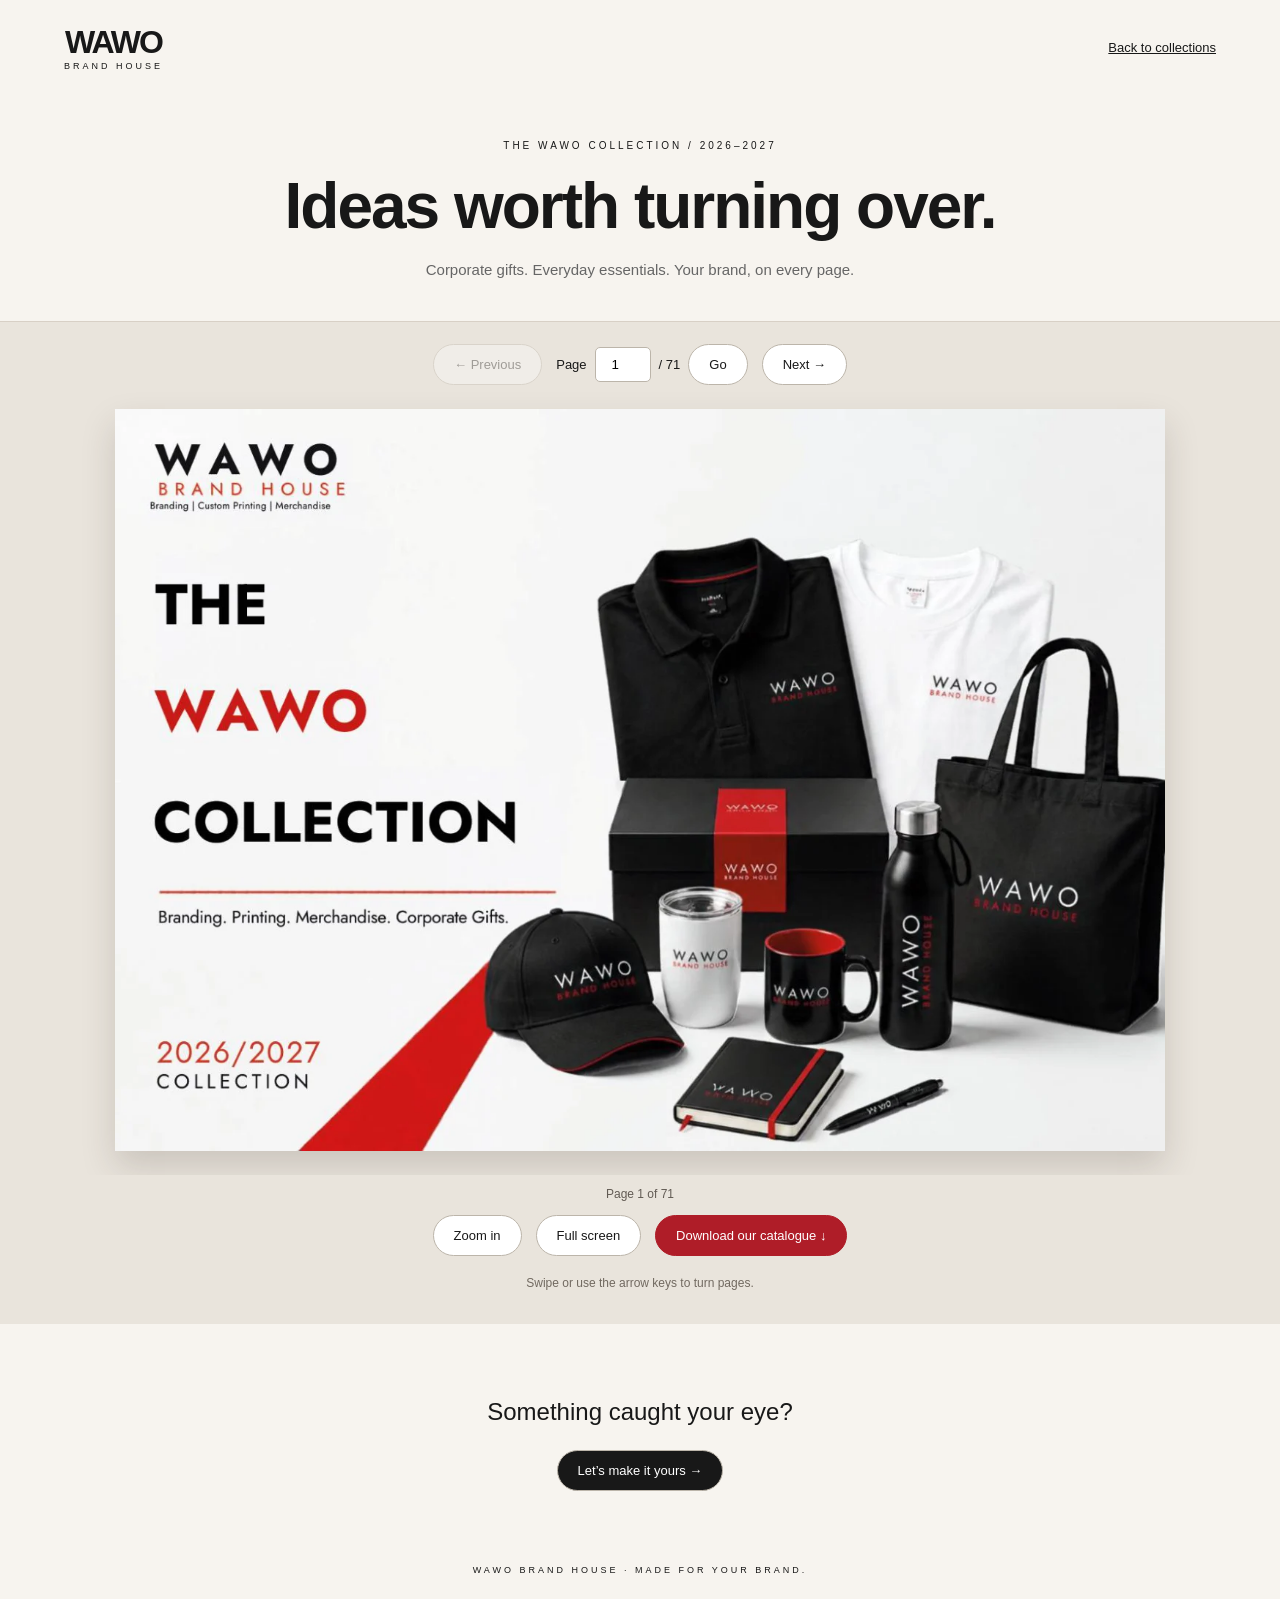
<file: catalogue.html>
<!doctype html>
<html lang="en"><head><meta charset="utf-8"><meta name="viewport" content="width=device-width, initial-scale=1"><title>The Catalogue | WAWO Brand House</title><meta name="description" content="Turn the pages of the WAWO Brand House catalogue. Explore corporate gifts, merchandise, packaging and branding."><link rel="stylesheet" href="flipbook.css"></head>
<body><header><a class="brand" href="index.html"><strong>WAWO</strong><span>BRAND HOUSE</span></a><a href="index.html#products">Back to collections</a></header>
<main><div class="intro"><p class="eyebrow">THE WAWO COLLECTION / 2026–2027</p><h1>Ideas worth turning over.</h1><p>Corporate gifts. Everyday essentials. Your brand, on every page.</p></div>
<section id="reader" aria-label="Interactive catalogue"><div class="toolbar"><button id="previous" aria-label="Previous page">← Previous</button><form id="jump"><label for="page">Page</label> <input id="page" type="number" min="1" max="71" value="1" required aria-label="Go to page"> <span>/ 71</span><button type="submit">Go</button></form><button id="next" aria-label="Next page">Next →</button></div>
<div class="stage" id="stage"><div class="book" id="book"><img id="sheet" src="assets/catalogue/pages/01.webp" alt="Catalogue page 1 of 71"><div id="turn" aria-hidden="true"></div></div></div>
<p id="status" role="status" aria-live="polite">Page 1 of 71</p><div class="tools"><button id="zoom">Zoom in</button><button id="fullscreen">Full screen</button><a href="assets/downloads/WAWO-Brand-House-Catalogue-2026-2027.pdf" download>Download our catalogue ↓</a></div><p class="hint">Swipe or use the arrow keys to turn pages.</p><noscript><p>Enable JavaScript to turn pages, or download the catalogue above.</p></noscript></section>
<div class="closing"><p>Something caught your eye?</p><a href="index.html#quote">Let’s make it yours →</a></div></main><footer>WAWO BRAND HOUSE · MADE FOR YOUR BRAND.</footer><script src="flipbook.js"></script></body></html>
</file>
<file: flipbook.css>
*{box-sizing:border-box}body{margin:0;background:#f7f4ef;color:#181818;font-family:Arial,sans-serif}a{color:inherit}header{max-width:1400px;margin:auto;padding:24px 5%;display:flex;justify-content:space-between;align-items:center;gap:20px}header>a:last-child{font-size:13px}.brand{text-decoration:none;display:grid;text-align:center}.brand strong{font-size:32px;letter-spacing:-2px}.brand span{font-size:9px;letter-spacing:3px}.intro{text-align:center;padding:35px 20px 28px}.eyebrow{font-size:10px;letter-spacing:3px}h1{font-size:clamp(32px,5vw,66px);letter-spacing:-2px;margin:18px 0}.intro>p:last-child{color:#666;font-size:15px}#reader{background:#e9e4dc;max-width:1400px;margin:auto;padding:22px clamp(10px,3vw,40px);border-top:1px solid #d8d0c6}.toolbar,.tools{display:flex;justify-content:center;align-items:center;gap:14px;flex-wrap:wrap}button,.tools a,.closing a{cursor:pointer;background:#fff;border:1px solid #bcb5aa;border-radius:30px;padding:12px 20px;color:#181818;font-size:13px;text-decoration:none}button:disabled{opacity:.35;cursor:default}button:hover:not(:disabled),.tools a:hover{background:#181818;color:#fff}:focus-visible{outline:3px solid #b62029;outline-offset:4px}#jump{display:flex;gap:8px;align-items:center;font-size:13px}input{width:56px;padding:9px 3px;border:1px solid #bcb5aa;background:#fff;border-radius:5px;text-align:center}.stage{overflow:auto;padding:24px 12px;touch-action:pan-y}.book{position:relative;max-width:1050px;margin:auto;perspective:1800px;box-shadow:0 16px 32px #362a252b;background:white;line-height:0;aspect-ratio:842.25/595.5}.book>img{width:100%;height:100%;object-fit:contain}#turn{position:absolute;inset:0;pointer-events:none;backface-visibility:hidden;transform-origin:left;background-size:100% 100%;opacity:0}.forward #turn{opacity:1;animation:forward .55s ease-in-out forwards}.backward #turn{opacity:1;animation:backward .55s ease-in-out forwards}.zoomed .book{max-width:none;width:180%;margin:0}.zoomed{touch-action:pan-x pan-y}#status{text-align:center;font-size:12px;color:#625b54;min-height:16px}.hint{text-align:center;font-size:12px;color:#716960;margin-top:20px}.tools a{background:#af1d28;border-color:#af1d28;color:white}.closing{text-align:center;padding:50px 20px}.closing p{font-size:24px}.closing a{display:inline-block;background:#181818;color:white}footer{text-align:center;font-size:9px;letter-spacing:3px;padding:24px}#reader:fullscreen{overflow:auto;max-width:none;display:flex;flex-direction:column;justify-content:center}#reader:fullscreen .stage{flex:1;min-height:0}#reader:fullscreen .book{height:100%;width:auto;max-width:100%;aspect-ratio:842.25/595.5}@keyframes forward{from{transform:rotateY(0);filter:brightness(1)}to{transform:rotateY(-100deg);filter:brightness(.6);opacity:0}}@keyframes backward{from{transform:rotateY(-100deg);opacity:0;filter:brightness(.6)}to{transform:rotateY(0);opacity:1;filter:brightness(1)}}@media(max-width:600px){header{padding:18px}.intro{padding-top:20px}.toolbar{gap:7px}button,.tools a{padding:11px 13px;font-size:12px}#jump{gap:4px}#jump button{padding:9px}#reader{padding:16px 4px}.stage{padding:20px 5px}.tools{gap:8px}.hint{font-size:11px}}@media(prefers-reduced-motion:reduce){#turn{animation:none!important;display:none}}
</file>
